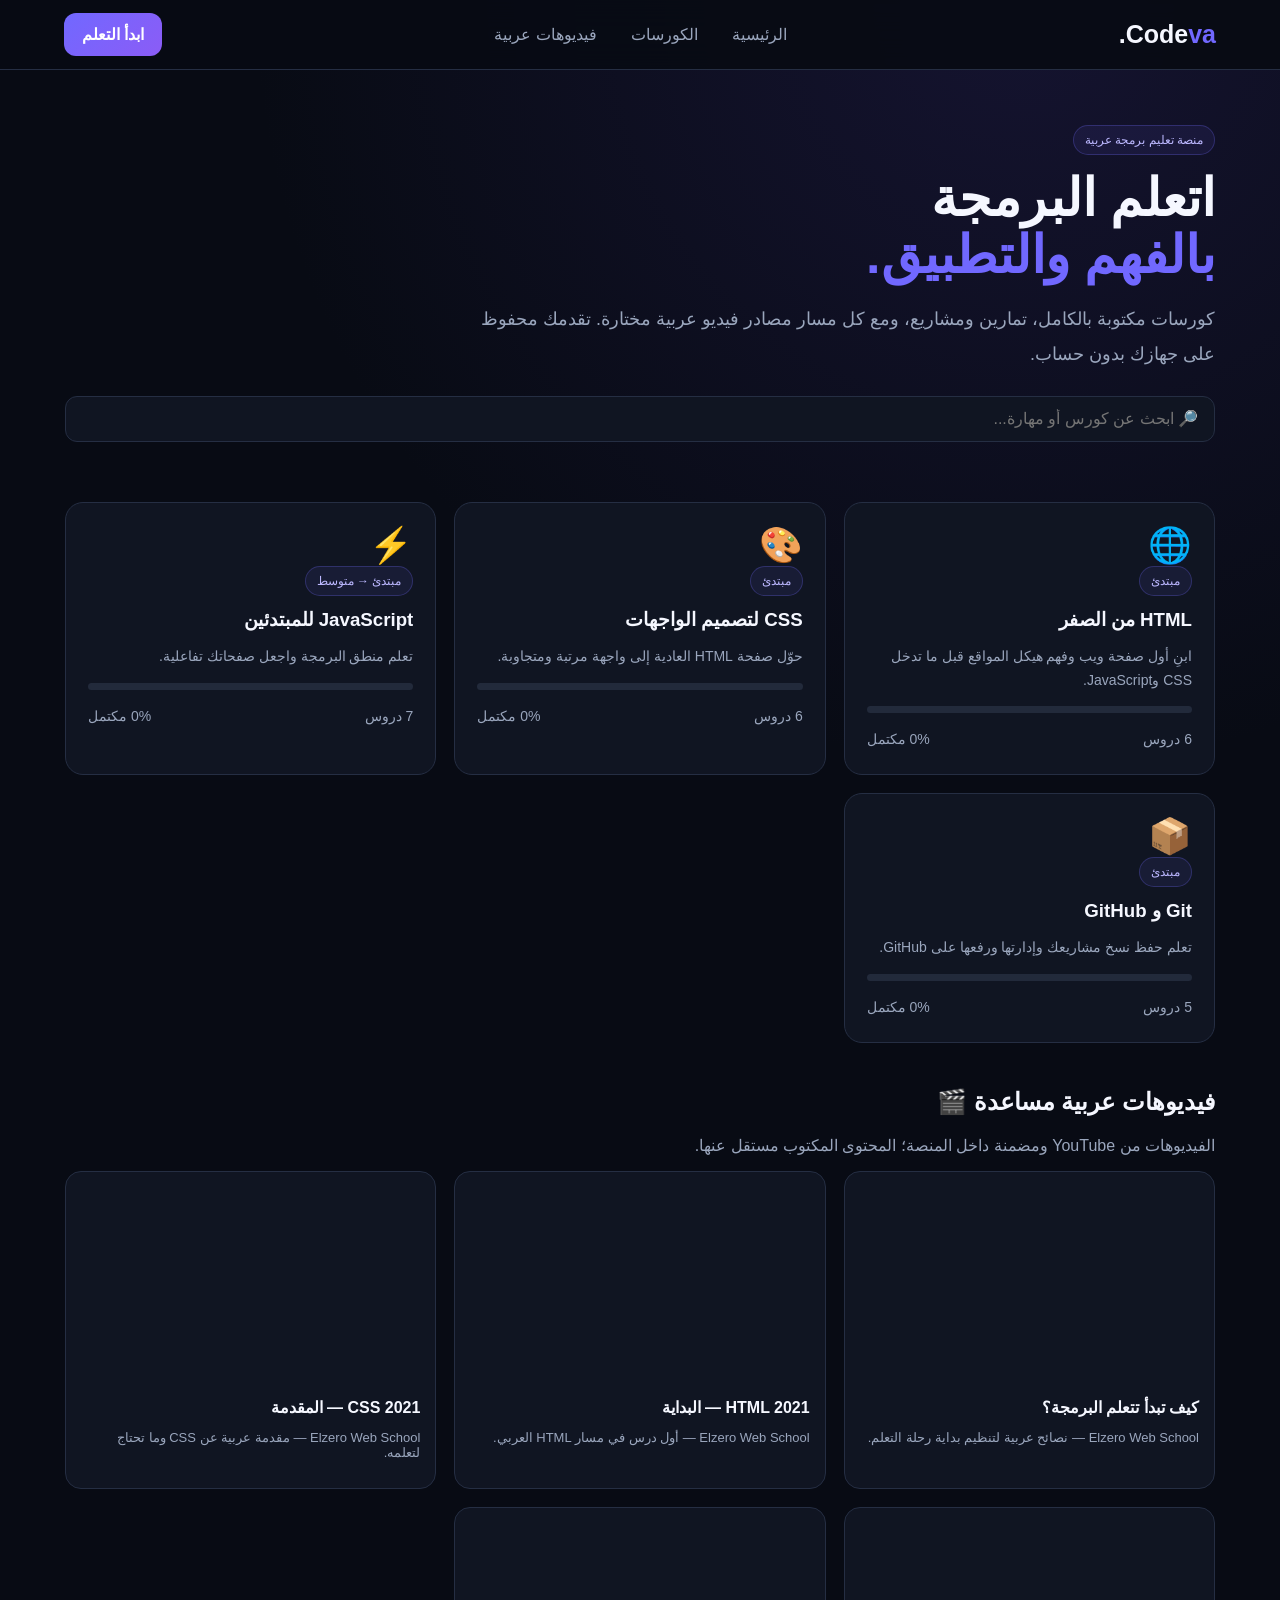
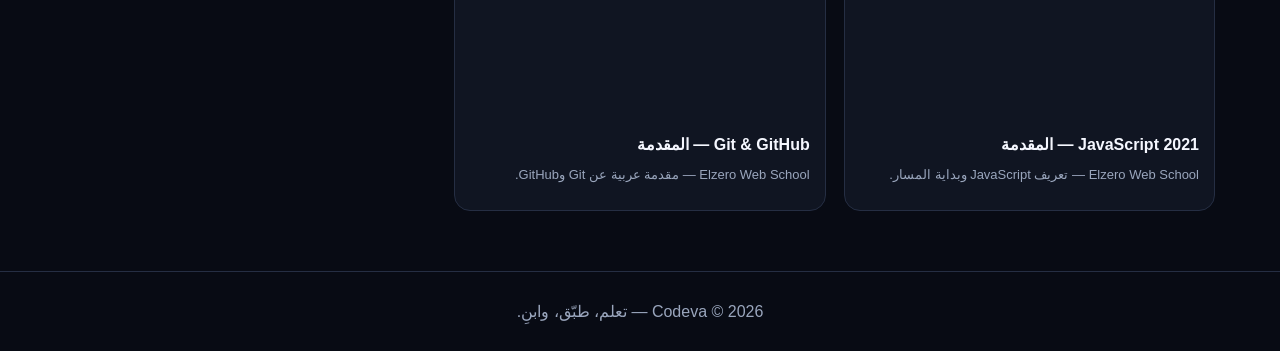
<file: index.html>
<!doctype html><html lang="ar" dir="rtl"><head><meta charset="utf-8"><meta name="viewport" content="width=device-width,initial-scale=1"><meta name="description" content="Codeva - منصة عربية لتعلم البرمجة"><title>Codeva — تعلم البرمجة</title><link rel="stylesheet" href="style.css"></head><body><div id="app"></div><script src="data.js"></script><script src="app.js"></script></body></html>
</file>
<file: style.css>
*{box-sizing:border-box} :root{--bg:#080b14;--panel:#101522;--panel2:#151c2d;--text:#f5f7ff;--muted:#9aa6bd;--border:#252e43;--p:#7168ff;--p2:#25d9c5}body{margin:0;background:radial-gradient(circle at 80% 0,#28205a66,transparent 35%),var(--bg);color:var(--text);font-family:Tahoma,Arial,sans-serif}button,input{font:inherit}.nav{height:70px;border-bottom:1px solid var(--border);background:#080b14ee;backdrop-filter:blur(15px);position:sticky;top:0;z-index:10;display:flex;align-items:center;justify-content:space-between;padding:0 5%}.brand{font-size:25px;font-weight:900}.brand span{color:var(--p)}.navlinks{display:flex;gap:22px}.navlinks button{background:none;border:0;color:var(--muted);cursor:pointer}.container{width:min(1150px,92%);margin:auto}.hero{padding:55px 0 35px}.hero h1{font-size:52px;line-height:1.1;margin:15px 0}.hero h1 span{color:var(--p)}.hero p{color:var(--muted);font-size:18px;line-height:1.9;max-width:750px}.badge,.tag{display:inline-block;background:#7168ff16;border:1px solid #7168ff44;color:#bcb8ff;padding:7px 11px;border-radius:20px;font-size:12px}.toolbar{display:flex;gap:12px;flex-wrap:wrap;margin:25px 0}.input{background:var(--panel);border:1px solid var(--border);color:#fff;padding:13px 16px;border-radius:12px;outline:none;flex:1;min-width:220px}.btn{border:0;border-radius:12px;padding:12px 18px;font-weight:800;cursor:pointer}.primary{background:linear-gradient(135deg,var(--p),#8b5cf6);color:#fff}.ghost{background:#ffffff08;border:1px solid var(--border);color:#fff}.grid{display:grid;grid-template-columns:repeat(3,1fr);gap:18px}.card{background:var(--panel);border:1px solid var(--border);border-radius:18px;padding:22px;cursor:pointer;transition:.2s}.card:hover{transform:translateY(-4px);border-color:#7168ff77}.icon{font-size:35px}.card h3{margin:13px 0 8px}.card p,.meta{color:var(--muted);line-height:1.7;font-size:14px}.meta{display:flex;justify-content:space-between;margin-top:15px}.coursehead{display:flex;gap:18px;align-items:center;padding:35px 0 15px}.coursehead .icon{font-size:48px}.lessons{display:grid;grid-template-columns:330px 1fr;gap:18px}.sidebar,.lesson{background:var(--panel);border:1px solid var(--border);border-radius:18px}.sidebar{padding:12px;height:max-content;position:sticky;top:88px}.lessonbtn{width:100%;text-align:right;background:none;border:0;color:#c9d1e3;padding:13px 12px;border-radius:10px;cursor:pointer}.lessonbtn:hover,.lessonbtn.active{background:#7168ff16;color:white}.lessonbtn small{display:block;color:#7f8aa0;margin-top:4px}.lesson{padding:30px}.lesson h2{font-size:31px;margin-top:0}.lesson p{line-height:2;color:#c5cede;font-size:16px}.points{padding:18px;background:#0b101b;border:1px solid var(--border);border-radius:13px;line-height:2}.code{direction:ltr;text-align:left;background:#080b12;border:1px solid #20283a;border-radius:13px;padding:18px;white-space:pre-wrap;overflow:auto;color:#dce4ff;font-family:Consolas,monospace;line-height:1.7}.video{margin-top:25px}.video iframe{width:100%;aspect-ratio:16/9;border:0;border-radius:14px}.check{margin-top:18px}.videos{margin-top:45px}.videoCard{background:var(--panel);border:1px solid var(--border);border-radius:16px;overflow:hidden}.videoCard iframe{width:100%;aspect-ratio:16/9;border:0}.videoCard div{padding:15px}.videoCard p{color:var(--muted);font-size:13px}.progress{height:7px;background:#222a3b;border-radius:10px;margin-top:14px}.progress i{display:block;height:100%;background:linear-gradient(90deg,var(--p),var(--p2));border-radius:10px}footer{border-top:1px solid var(--border);margin-top:60px;padding:30px;text-align:center;color:var(--muted)}.hidden{display:none!important}@media(max-width:850px){.grid{grid-template-columns:1fr 1fr}.lessons{grid-template-columns:1fr}.sidebar{position:static}.navlinks{display:none}}@media(max-width:550px){.grid{grid-template-columns:1fr}.hero h1{font-size:40px}.lesson{padding:20px}.coursehead{align-items:flex-start}.nav{padding:0 4%}}
</file>
